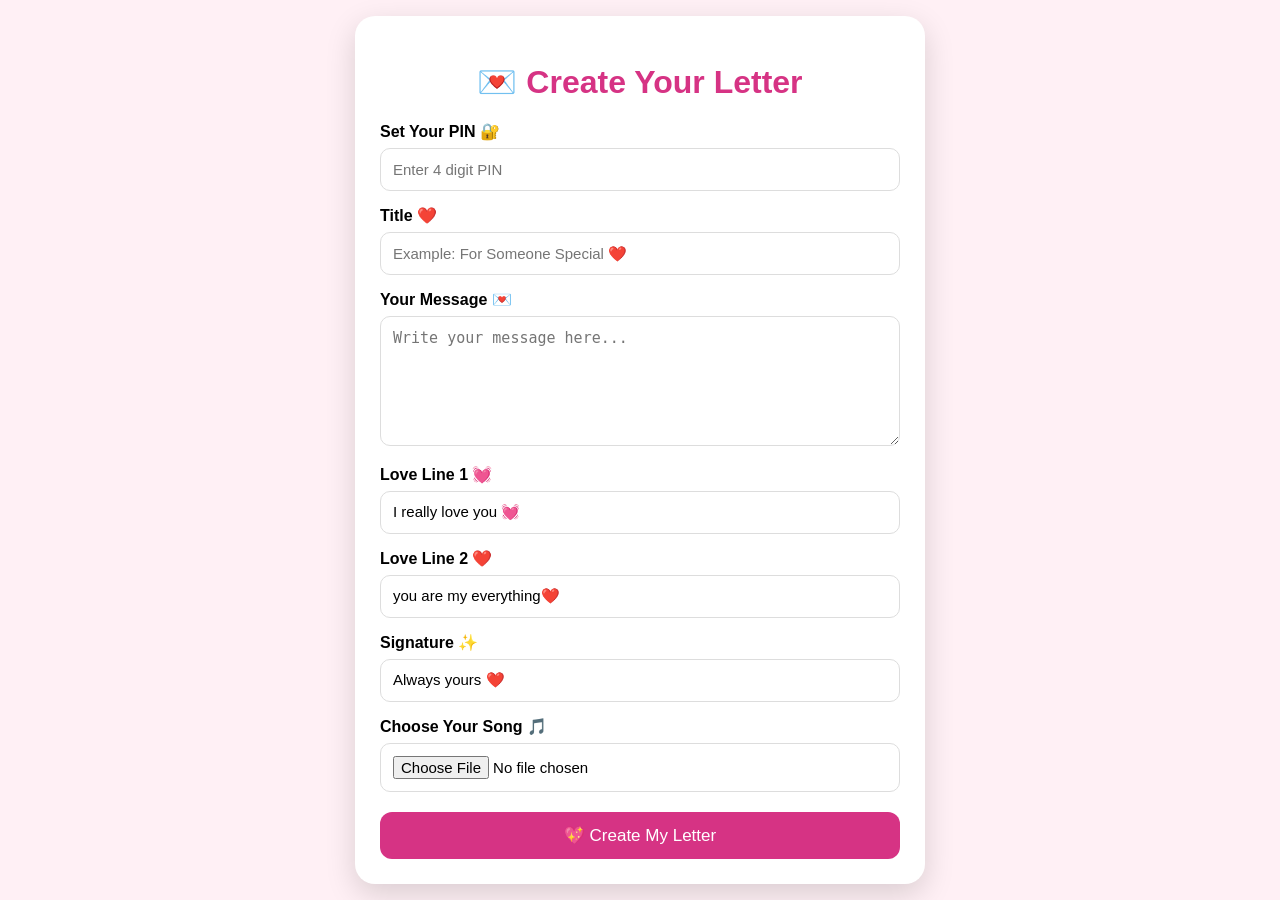
<file: templates/create.html>
<!DOCTYPE html>
<html lang="en">
<head>
    <meta charset="UTF-8">
    <meta name="viewport" content="width=device-width, initial-scale=1.0">

    <title>Create Your Letter 💌</title>

    <style>
        body {
            font-family: Arial, sans-serif;
            background: #fff0f5;
            display: flex;
            justify-content: center;
            align-items: center;
            min-height: 100vh;
            margin: 0;
        }

        .box {
            background: white;
            width: 90%;
            max-width: 520px;
            padding: 25px;
            border-radius: 20px;
            box-shadow: 0 10px 30px rgba(0,0,0,0.15);
        }

        h1 {
            text-align: center;
            color: #d63384;
        }

        label {
            display: block;
            margin-top: 15px;
            font-weight: bold;
        }

        input,
        textarea {
            width: 100%;
            box-sizing: border-box;
            padding: 12px;
            margin-top: 7px;
            border: 1px solid #ddd;
            border-radius: 10px;
            font-size: 15px;
        }

        textarea {
            height: 130px;
            resize: vertical;
        }

        input[type="file"] {
            background: #fff;
        }

        button {
            width: 100%;
            margin-top: 20px;
            padding: 13px;
            border: none;
            border-radius: 12px;
            background: #d63384;
            color: white;
            font-size: 17px;
            cursor: pointer;
        }

        button:hover {
            opacity: 0.9;
        }

        #linkBox {
            display: none;
            margin-top: 20px;
            padding: 15px;
            background: #fff0f5;
            border-radius: 12px;
        }

        #letterLink {
            word-break: break-all;
            color: #d63384;
            font-weight: bold;
        }

        #copyBtn {
            background: #6f42c1;
        }

        #previewBtn {
            background: #198754;
        }
    </style>
</head>

<body>

<div class="box">

    <h1>💌 Create Your Letter</h1>

    <label>Set Your PIN 🔐</label>
    <input
        type="password"
        id="pin"
        maxlength="4"
        inputmode="numeric"
        placeholder="Enter 4 digit PIN"
    >

    <label>Title ❤️</label>
    <input
        type="text"
        id="title"
        placeholder="Example: For Someone Special ❤️"
    >

    <label>Your Message 💌</label>
    <textarea
        id="message"
        placeholder="Write your message here..."
    ></textarea>

    <label>Love Line 1 💓</label>
    <input
        type="text"
        id="love_line_1"
        value="I really love you 💓"
    >

    <label>Love Line 2 ❤️</label>
    <input
        type="text"
        id="love_line_2"
        value="you are my everything❤️"
    >

    <label>Signature ✨</label>
    <input
        type="text"
        id="signature"
        value="Always yours ❤️"
    >

    <label>Choose Your Song 🎵</label>
    <input
        type="file"
        id="songFile"
        accept="audio/*"
    >

    <button onclick="createLetter()">
        💖 Create My Letter
    </button>

    <div id="linkBox">

        <strong>🎉 Your letter has been created!</strong>

        <p>
            🔗 Your unique letter link:
        </p>

        <p id="letterLink"></p>

        <button id="copyBtn" onclick="copyLink()">
            📋 Copy Link
        </button>

        <button id="previewBtn" onclick="previewLetter()">
            👀 Preview Your Letter
        </button>

    </div>

</div>


<script>

let generatedLink = "";
let previewLink = "";


async function createLetter() {

    const pin =
        document.getElementById("pin").value.trim();

    const title =
        document.getElementById("title").value.trim();

    const message =
        document.getElementById("message").value.trim();

    const loveLine1 =
        document.getElementById("love_line_1").value.trim();

    const loveLine2 =
        document.getElementById("love_line_2").value.trim();

    const signature =
        document.getElementById("signature").value.trim();

    const songFile =
        document.getElementById("songFile").files[0];


    if (pin.length !== 4 || !/^\d{4}$/.test(pin)) {

        alert("Please enter a 4 digit PIN.");

        return;
    }


    if (!title || !message) {

        alert("Please fill Title and Message.");

        return;
    }


    if (!songFile) {

        alert("Please choose a song 🎵");

        return;
    }


    const formData = new FormData();

    formData.append("pin", pin);
    formData.append("title", title);
    formData.append("message", message);
    formData.append("love_line_1", loveLine1);
    formData.append("love_line_2", loveLine2);
    formData.append("signature", signature);
    formData.append("song", songFile);


    try {

        const response = await fetch("/api/create", {

            method: "POST",

            body: formData

        });


        const result = await response.json();


        if (result.ok) {

            generatedLink =
                window.location.origin + result.url;

            previewLink =
                window.location.origin + result.preview_url;


            document.getElementById("letterLink").textContent =
                generatedLink;


            document.getElementById("linkBox").style.display =
                "block";


            alert("Your letter has been created! ❤️");

        } else {

            alert(
                result.error ||
                "Something went wrong."
            );
        }


    } catch (error) {

        console.error(error);

        alert(
            "Server error. Please try again."
        );
    }
}


function copyLink() {

    if (!generatedLink) return;


    navigator.clipboard.writeText(generatedLink)

        .then(() => {

            alert("Link copied! ❤️");

        })

        .catch(() => {

            alert(
                "Link copy nahi hua. Manually copy kar lo."
            );

        });
}


function previewLetter() {

    if (!previewLink) return;

    window.open(
        previewLink,
        "_blank"
    );
}

</script>

</body>
</html>
</file>
